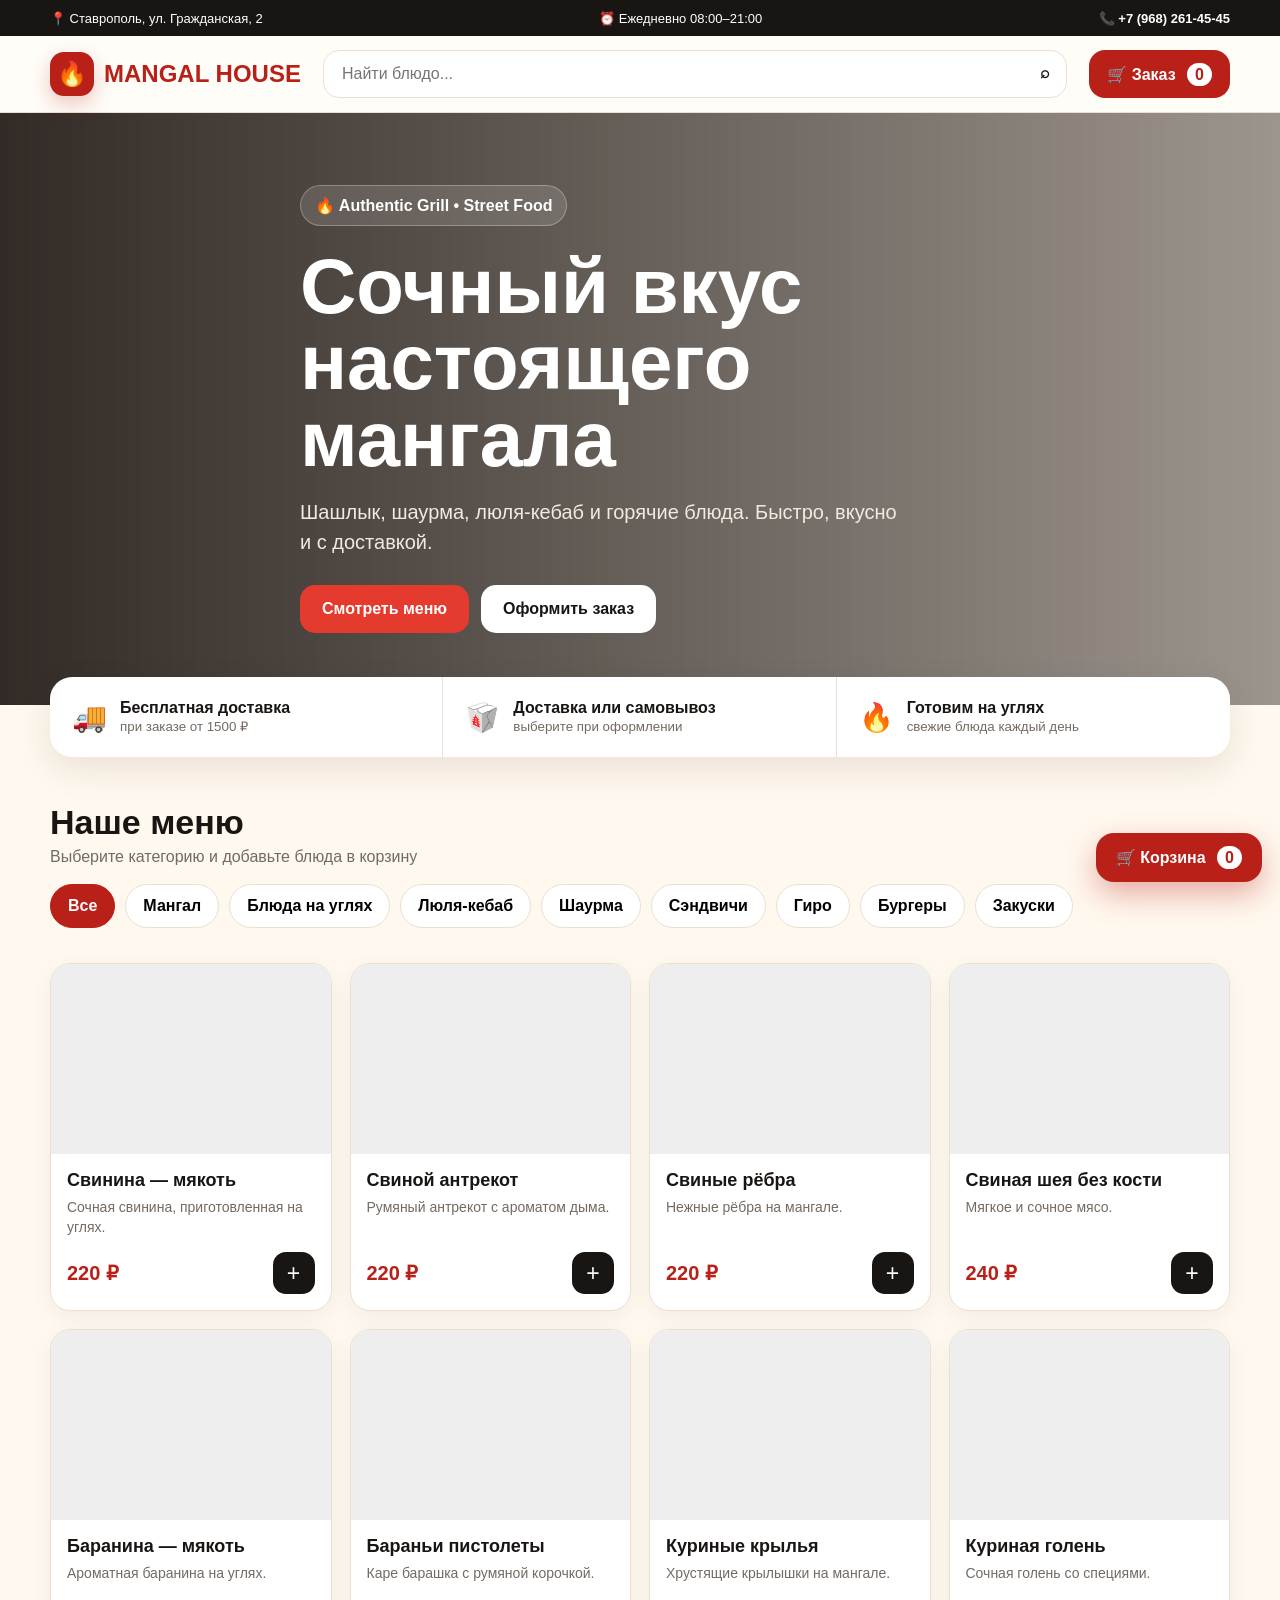
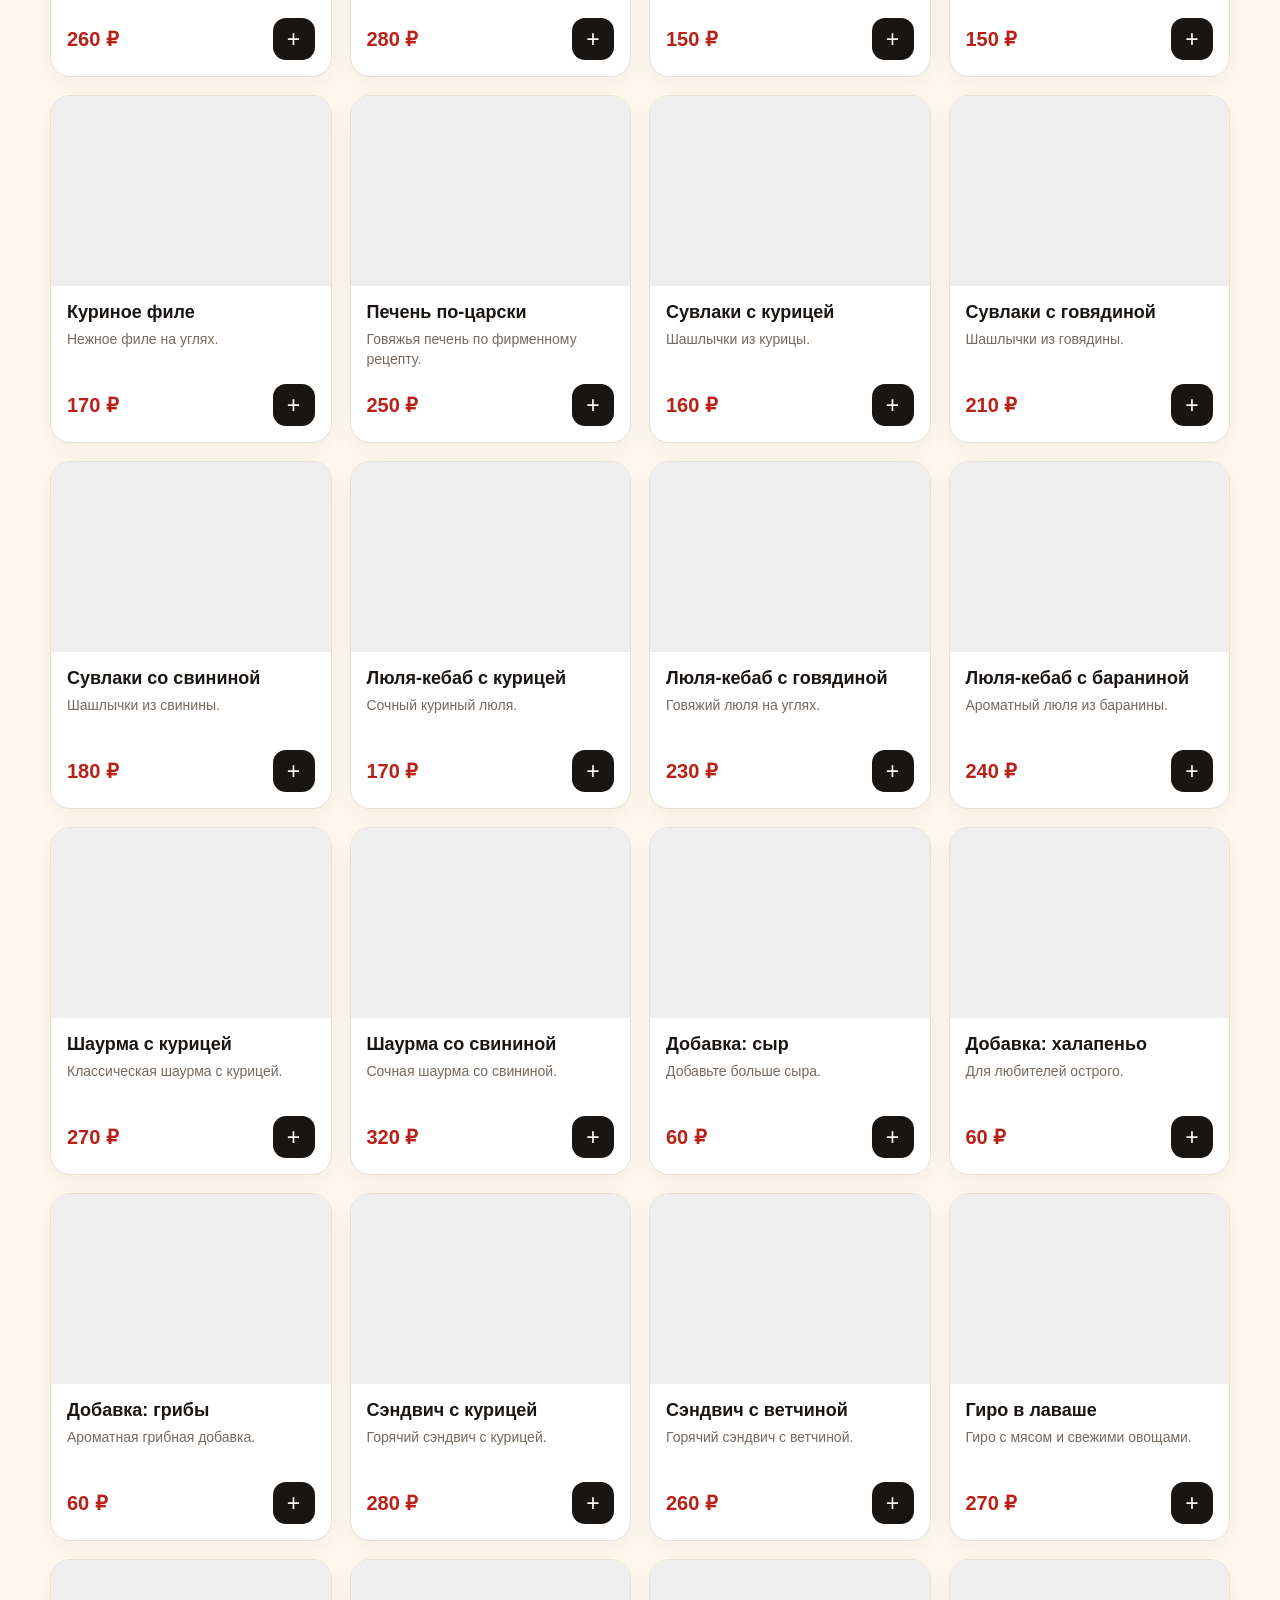
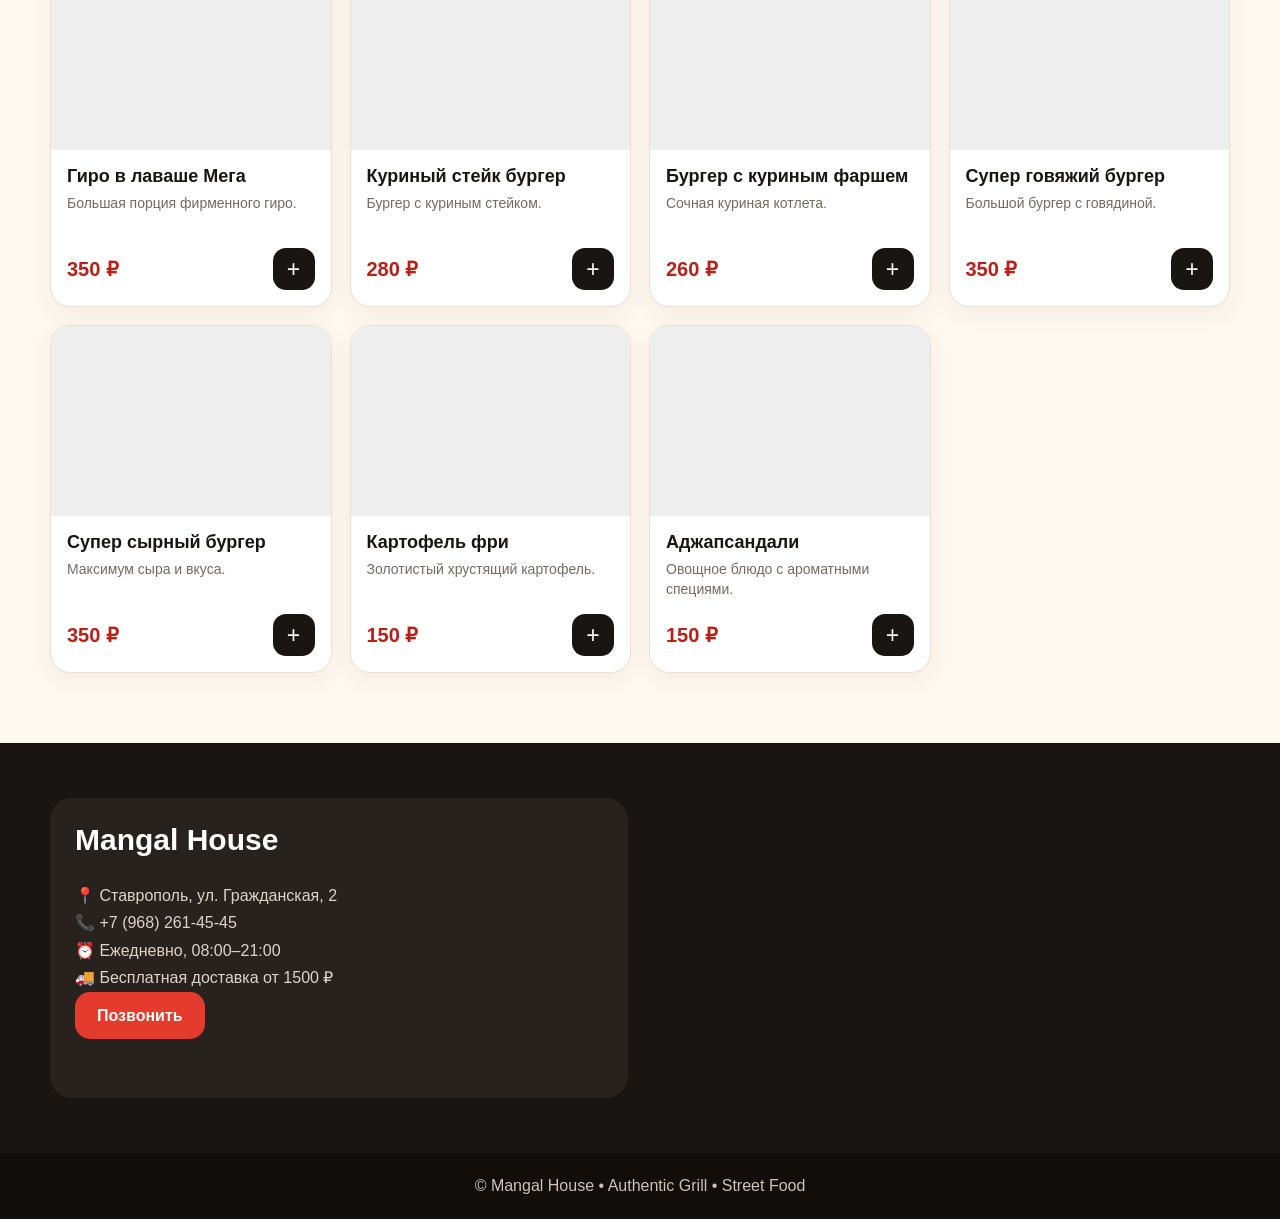
<file: index.html>
<!DOCTYPE html>
<html lang="ru">
<head>
<meta charset="UTF-8">
<meta name="viewport" content="width=device-width, initial-scale=1.0">
<meta name="theme-color" content="#b82018">
<title>Mangal House — Меню и доставка</title>
<style>
:root{--red:#b82018;--red2:#e43b2e;--cream:#fff8ee;--paper:#fffdf8;--ink:#191512;--muted:#746a62;--line:#eadfd2;--green:#2d6d46;--shadow:0 12px 35px rgba(45,28,17,.10)}
*{box-sizing:border-box}html{scroll-behavior:smooth}body{margin:0;font-family:Arial,Helvetica,sans-serif;background:var(--cream);color:var(--ink)}button,input,textarea{font:inherit}a{text-decoration:none;color:inherit}
.top{position:sticky;top:0;z-index:30;background:rgba(255,253,248,.96);backdrop-filter:blur(12px);border-bottom:1px solid var(--line)}
.topline{background:var(--ink);color:#fff;font-size:13px}.wrap{width:min(1180px,calc(100% - 28px));margin:auto}.topline .wrap{min-height:36px;display:flex;align-items:center;justify-content:space-between;gap:14px;flex-wrap:wrap}.topline a{font-weight:700}.nav{height:76px;display:flex;align-items:center;gap:22px}.brand{display:flex;align-items:center;gap:10px;font-size:24px;font-weight:900;white-space:nowrap}.brand-badge{width:44px;height:44px;border-radius:14px;background:var(--red);display:grid;place-items:center;color:#fff;box-shadow:0 8px 20px rgba(184,32,24,.25)}.brand span:last-child{color:var(--red)}
.search{flex:1;position:relative}.search input{width:100%;height:48px;border:1px solid var(--line);background:#fff;border-radius:16px;padding:0 48px 0 18px;outline:none}.search input:focus{border-color:var(--red)}.search b{position:absolute;right:17px;top:14px}.cartTop{border:0;background:var(--red);color:#fff;border-radius:16px;height:48px;padding:0 18px;font-weight:800;cursor:pointer;white-space:nowrap}.cartTop span{background:#fff;color:var(--red);border-radius:99px;padding:3px 8px;margin-left:7px}
.hero{background:linear-gradient(90deg,rgba(20,12,8,.87),rgba(20,12,8,.42)),url('https://images.unsplash.com/photo-1529692236671-f1f6cf9683ba?auto=format&fit=crop&w=1800&q=85') center/cover;min-height:430px;color:#fff;display:flex;align-items:center}.heroContent{padding:72px 0;max-width:680px}.tag{display:inline-flex;background:rgba(255,255,255,.13);border:1px solid rgba(255,255,255,.28);padding:10px 14px;border-radius:99px;font-weight:700}.hero h1{font-size:clamp(42px,7vw,78px);line-height:.98;margin:22px 0 18px}.hero p{font-size:20px;line-height:1.5;color:#f3e9df;max-width:600px}.heroBtns{display:flex;gap:12px;flex-wrap:wrap;margin-top:28px}.btn{border:0;border-radius:15px;padding:15px 22px;font-weight:900;cursor:pointer}.btn.red{background:var(--red2);color:#fff}.btn.light{background:#fff;color:var(--ink)}
.infoBar{margin-top:-28px;position:relative;z-index:3}.infoGrid{background:#fff;border-radius:22px;box-shadow:var(--shadow);display:grid;grid-template-columns:repeat(3,1fr);overflow:hidden}.info{padding:22px;display:flex;gap:13px;align-items:center;border-right:1px solid var(--line)}.info:last-child{border:0}.info i{font-style:normal;font-size:28px}.info b{display:block}.info small{color:var(--muted)}
.categories{padding:46px 0 18px}.sectionTitle{display:flex;justify-content:space-between;align-items:end;gap:16px;margin-bottom:18px}.sectionTitle h2{font-size:34px;margin:0}.sectionTitle p{color:var(--muted);margin:6px 0 0}.chips{display:flex;gap:10px;overflow:auto;padding-bottom:7px;scrollbar-width:none}.chip{border:1px solid var(--line);background:#fff;padding:12px 17px;border-radius:99px;white-space:nowrap;font-weight:800;cursor:pointer}.chip.active{background:var(--red);color:#fff;border-color:var(--red)}
.menu{padding:10px 0 70px}.grid{display:grid;grid-template-columns:repeat(4,1fr);gap:18px}.card{background:#fff;border:1px solid var(--line);border-radius:20px;overflow:hidden;box-shadow:0 7px 25px rgba(45,28,17,.05);display:flex;flex-direction:column}.photo{height:190px;background:#eee center/cover}.cardBody{padding:16px;display:flex;flex-direction:column;flex:1}.card h3{font-size:18px;margin:0 0 7px}.desc{font-size:14px;line-height:1.4;color:var(--muted);min-height:40px}.cardFoot{display:flex;align-items:center;justify-content:space-between;gap:10px;margin-top:auto;padding-top:14px}.price{font-size:20px;font-weight:900;color:var(--red)}.add{width:42px;height:42px;border:0;border-radius:13px;background:var(--ink);color:#fff;font-size:23px;cursor:pointer}.add:active{transform:scale(.94)}
.contacts{background:var(--ink);color:#fff;padding:55px 0}.contactGrid{display:grid;grid-template-columns:1fr 1fr;gap:25px}.contactBox{background:#28221e;border-radius:22px;padding:25px}.contactBox h2{font-size:30px;margin-top:0}.contactBox p{color:#dfd3c8;line-height:1.7}.map{width:100%;height:300px;border:0;border-radius:18px}
footer{background:#100d0b;color:#cfc2b7;padding:24px 0;text-align:center}
.floating{position:fixed;right:18px;bottom:18px;z-index:35;border:0;background:var(--red);color:#fff;border-radius:18px;padding:15px 20px;font-weight:900;box-shadow:0 12px 30px rgba(184,32,24,.35);cursor:pointer}.floating span{background:#fff;color:var(--red);padding:3px 8px;border-radius:99px;margin-left:7px}
.overlay{position:fixed;inset:0;background:rgba(0,0,0,.55);z-index:60;opacity:0;visibility:hidden;transition:.2s}.overlay.show{opacity:1;visibility:visible}.drawer{position:absolute;right:0;top:0;height:100%;width:min(480px,100%);background:var(--paper);padding:24px;overflow:auto;transform:translateX(100%);transition:.25s}.overlay.show .drawer{transform:none}.close{float:right;border:0;background:#eee5dc;width:42px;height:42px;border-radius:13px;font-size:25px;cursor:pointer}.drawer h2{font-size:30px;margin:5px 0 22px}.cartItem{display:grid;grid-template-columns:1fr auto;gap:8px;border-bottom:1px solid var(--line);padding:13px 0}.cartItem strong{font-size:15px}.qty{display:flex;align-items:center;gap:8px}.qty button{border:0;background:#eee5dc;width:28px;height:28px;border-radius:8px;font-weight:900;cursor:pointer}.remove{border:0;background:none;color:var(--red);cursor:pointer;font-size:13px;padding:0}.total{display:flex;justify-content:space-between;font-size:22px;font-weight:900;margin:20px 0 8px}.deliveryNote{background:#f3eadf;padding:12px;border-radius:12px;text-align:center;font-weight:700}.choices{display:flex;gap:10px;margin:16px 0}.choices label{flex:1;border:1px solid var(--line);padding:12px;border-radius:12px;background:#fff}.field{width:100%;border:1px solid var(--line);background:#fff;border-radius:13px;padding:13px;margin:6px 0;outline:none}.field:focus{border-color:var(--red)}.send{width:100%;margin-top:10px;background:var(--red);color:#fff;border:0;border-radius:14px;padding:15px;font-weight:900;cursor:pointer}.empty{text-align:center;color:var(--muted);padding:30px 0}.toast{position:fixed;left:50%;bottom:24px;z-index:100;transform:translate(-50%,30px);background:var(--green);color:#fff;padding:13px 18px;border-radius:13px;opacity:0;pointer-events:none;transition:.2s}.toast.show{opacity:1;transform:translate(-50%,0)}
@media(max-width:930px){.grid{grid-template-columns:repeat(3,1fr)}}
@media(max-width:720px){.topline .wrap{justify-content:center;padding:7px 0}.nav{height:auto;padding:12px 0;flex-wrap:wrap}.brand{font-size:21px}.search{order:3;flex-basis:100%}.cartTop{margin-left:auto}.hero{min-height:510px}.heroContent{padding:60px 0}.hero p{font-size:17px}.infoGrid{grid-template-columns:1fr}.info{border-right:0;border-bottom:1px solid var(--line)}.grid{grid-template-columns:repeat(2,1fr);gap:12px}.photo{height:150px}.contactGrid{grid-template-columns:1fr}.sectionTitle h2{font-size:28px}.floating{right:12px;bottom:12px}.cardBody{padding:13px}}
@media(max-width:390px){.grid{grid-template-columns:1fr}.photo{height:210px}.cartTop{padding:0 12px}.brand-badge{width:38px;height:38px}}
</style>
</head>
<body>
<header class="top">
  <div class="topline"><div class="wrap"><span>📍 Ставрополь, ул. Гражданская, 2</span><span>⏰ Ежедневно 08:00–21:00</span><a href="tel:+79682614545">📞 +7 (968) 261-45-45</a></div></div>
  <div class="wrap nav">
    <a class="brand" href="#"><span class="brand-badge">🔥</span><span>MANGAL <span>HOUSE</span></span></a>
    <div class="search"><input id="search" placeholder="Найти блюдо..." oninput="renderMenu()"><b>⌕</b></div>
    <button class="cartTop" onclick="openCart()">🛒 Заказ <span id="topCount">0</span></button>
  </div>
</header>
<section class="hero"><div class="wrap heroContent"><span class="tag">🔥 Authentic Grill • Street Food</span><h1>Сочный вкус настоящего мангала</h1><p>Шашлык, шаурма, люля-кебаб и горячие блюда. Быстро, вкусно и с доставкой.</p><div class="heroBtns"><a class="btn red" href="#menu">Смотреть меню</a><button class="btn light" onclick="openCart()">Оформить заказ</button></div></div></section>
<div class="infoBar"><div class="wrap infoGrid"><div class="info"><i>🚚</i><div><b>Бесплатная доставка</b><small>при заказе от 1500 ₽</small></div></div><div class="info"><i>🥡</i><div><b>Доставка или самовывоз</b><small>выберите при оформлении</small></div></div><div class="info"><i>🔥</i><div><b>Готовим на углях</b><small>свежие блюда каждый день</small></div></div></div></div>
<section class="categories" id="menu"><div class="wrap"><div class="sectionTitle"><div><h2>Наше меню</h2><p>Выберите категорию и добавьте блюда в корзину</p></div></div><div class="chips" id="chips"></div></div></section>
<section class="menu"><div class="wrap"><div class="grid" id="grid"></div></div></section>
<section class="contacts"><div class="wrap contactGrid"><div class="contactBox"><h2>Mangal House</h2><p>📍 Ставрополь, ул. Гражданская, 2<br>📞 <a href="tel:+79682614545">+7 (968) 261-45-45</a><br>⏰ Ежедневно, 08:00–21:00<br>🚚 Бесплатная доставка от 1500 ₽</p><a class="btn red" href="tel:+79682614545">Позвонить</a></div><iframe class="map" loading="lazy" src="https://www.google.com/maps?q=Ставрополь,+ул.+Гражданская,+2&output=embed"></iframe></div></section>
<footer>© Mangal House • Authentic Grill • Street Food</footer>
<button class="floating" onclick="openCart()">🛒 Корзина <span id="floatCount">0</span></button>
<div class="overlay" id="overlay" onclick="if(event.target===this)closeCart()"><aside class="drawer"><button class="close" onclick="closeCart()">×</button><h2>Ваш заказ</h2><div id="cartList"></div><div class="total"><span>Итого</span><span id="total">0 ₽</span></div><div class="deliveryNote" id="deliveryNote">До бесплатной доставки: 1500 ₽</div><div class="choices"><label><input type="radio" name="type" value="Доставка" checked onchange="toggleAddress()"> 🚚 Доставка</label><label><input type="radio" name="type" value="Самовывоз" onchange="toggleAddress()"> 🥡 Самовывоз</label></div><input class="field" id="name" placeholder="Ваше имя"><input class="field" id="phone" placeholder="Номер телефона"><input class="field" id="address" placeholder="Адрес доставки"><textarea class="field" id="comment" rows="3" placeholder="Комментарий к заказу"></textarea><button class="send" onclick="sendOrder()">Отправить заказ</button></aside></div>
<div class="toast" id="toast">Добавлено в корзину</div>
<script>
const ENDPOINT='https://script.google.com/macros/s/AKfycbxIv1I_r8ZXgeCXlMzQh1z8HAcJm2jyh66nPsEuAEgh52xxKasMC4tN1ajH7XmhR35Z_A/exec';
const FREE=1500;
const IMG={
 pork:'https://images.unsplash.com/photo-1544025162-d76694265947?auto=format&fit=crop&w=900&q=80',
 ribs:'https://images.unsplash.com/photo-1544025162-d76694265947?auto=format&fit=crop&w=900&q=80',
 lamb:'https://images.unsplash.com/photo-1529692236671-f1f6cf9683ba?auto=format&fit=crop&w=900&q=80',
 chicken:'https://images.unsplash.com/photo-1598103442097-8b74394b95c6?auto=format&fit=crop&w=900&q=80',
 lula:'https://images.unsplash.com/photo-1603360946369-dc9bb6258143?auto=format&fit=crop&w=900&q=80',
 shawarma:'https://images.unsplash.com/photo-1529006557810-274b9b2fc783?auto=format&fit=crop&w=900&q=80',
 burger:'https://images.unsplash.com/photo-1568901346375-23c9450c58cd?auto=format&fit=crop&w=900&q=80',
 fries:'https://images.unsplash.com/photo-1573080496219-bb080dd4f877?auto=format&fit=crop&w=900&q=80',
 sandwich:'https://images.unsplash.com/photo-1528735602780-2552fd46c7af?auto=format&fit=crop&w=900&q=80',
 veg:'https://images.unsplash.com/photo-1540420773420-3366772f4999?auto=format&fit=crop&w=900&q=80'
};
const DATA=[
['Мангал','Свинина — мякоть',220,IMG.pork,'Сочная свинина, приготовленная на углях.'],['Мангал','Свиной антрекот',220,IMG.pork,'Румяный антрекот с ароматом дыма.'],['Мангал','Свиные рёбра',220,IMG.ribs,'Нежные рёбра на мангале.'],['Мангал','Свиная шея без кости',240,IMG.pork,'Мягкое и сочное мясо.'],
['Мангал','Баранина — мякоть',260,IMG.lamb,'Ароматная баранина на углях.'],['Мангал','Бараньи пистолеты',280,IMG.lamb,'Каре барашка с румяной корочкой.'],
['Мангал','Куриные крылья',150,IMG.chicken,'Хрустящие крылышки на мангале.'],['Мангал','Куриная голень',150,IMG.chicken,'Сочная голень со специями.'],['Мангал','Куриное филе',170,IMG.chicken,'Нежное филе на углях.'],['Мангал','Печень по-царски',250,IMG.lamb,'Говяжья печень по фирменному рецепту.'],
['Блюда на углях','Сувлаки с курицей',160,IMG.chicken,'Шашлычки из курицы.'],['Блюда на углях','Сувлаки с говядиной',210,IMG.lamb,'Шашлычки из говядины.'],['Блюда на углях','Сувлаки со свининой',180,IMG.pork,'Шашлычки из свинины.'],
['Люля-кебаб','Люля-кебаб с курицей',170,IMG.lula,'Сочный куриный люля.'],['Люля-кебаб','Люля-кебаб с говядиной',230,IMG.lula,'Говяжий люля на углях.'],['Люля-кебаб','Люля-кебаб с бараниной',240,IMG.lula,'Ароматный люля из баранины.'],
['Шаурма','Шаурма с курицей',270,IMG.shawarma,'Классическая шаурма с курицей.'],['Шаурма','Шаурма со свининой',320,IMG.shawarma,'Сочная шаурма со свининой.'],['Шаурма','Добавка: сыр',60,IMG.shawarma,'Добавьте больше сыра.'],['Шаурма','Добавка: халапеньо',60,IMG.shawarma,'Для любителей острого.'],['Шаурма','Добавка: грибы',60,IMG.shawarma,'Ароматная грибная добавка.'],
['Сэндвичи','Сэндвич с курицей',280,IMG.sandwich,'Горячий сэндвич с курицей.'],['Сэндвичи','Сэндвич с ветчиной',260,IMG.sandwich,'Горячий сэндвич с ветчиной.'],
['Гиро','Гиро в лаваше',270,IMG.shawarma,'Гиро с мясом и свежими овощами.'],['Гиро','Гиро в лаваше Мега',350,IMG.shawarma,'Большая порция фирменного гиро.'],
['Бургеры','Куриный стейк бургер',280,IMG.burger,'Бургер с куриным стейком.'],['Бургеры','Бургер с куриным фаршем',260,IMG.burger,'Сочная куриная котлета.'],['Бургеры','Супер говяжий бургер',350,IMG.burger,'Большой бургер с говядиной.'],['Бургеры','Супер сырный бургер',350,IMG.burger,'Максимум сыра и вкуса.'],
['Закуски','Картофель фри',150,IMG.fries,'Золотистый хрустящий картофель.'],['Закуски','Аджапсандали',150,IMG.veg,'Овощное блюдо с ароматными специями.']
].map((x,i)=>({id:i,cat:x[0],name:x[1],price:x[2],image:x[3],desc:x[4]}));
let active='Все',cart=JSON.parse(localStorage.getItem('mh_cart')||'{}');
const rub=n=>n.toLocaleString('ru-RU')+' ₽';
function renderChips(){let cats=['Все',...new Set(DATA.map(x=>x.cat))];chips.innerHTML=cats.map(c=>`<button class="chip ${c===active?'active':''}" onclick="active='${c}';renderChips();renderMenu()">${c}</button>`).join('')}
function renderMenu(){let q=search.value.trim().toLowerCase();let list=DATA.filter(x=>(active==='Все'||x.cat===active)&&(!q||x.name.toLowerCase().includes(q)));grid.innerHTML=list.map(x=>`<article class="card"><div class="photo" style="background-image:url('${x.image}')"></div><div class="cardBody"><h3>${x.name}</h3><div class="desc">${x.desc}</div><div class="cardFoot"><span class="price">${rub(x.price)}</span><button class="add" onclick="add(${x.id})">+</button></div></div></article>`).join('')||'<p>Ничего не найдено</p>'}
function add(id){cart[id]=(cart[id]||0)+1;save();toast.classList.add('show');setTimeout(()=>toast.classList.remove('show'),1100)}
function change(id,d){cart[id]=(cart[id]||0)+d;if(cart[id]<=0)delete cart[id];save()}
function save(){localStorage.setItem('mh_cart',JSON.stringify(cart));renderCart()}
function renderCart(){let ids=Object.keys(cart);let count=ids.reduce((s,id)=>s+cart[id],0);topCount.textContent=floatCount.textContent=count;let sum=0;cartList.innerHTML=ids.map(id=>{let x=DATA[id],q=cart[id];sum+=x.price*q;return `<div class="cartItem"><div><strong>${x.name}</strong><div>${rub(x.price*q)}</div><button class="remove" onclick="delete cart[${id}];save()">Удалить</button></div><div class="qty"><button onclick="change(${id},-1)">−</button><b>${q}</b><button onclick="change(${id},1)">+</button></div></div>`}).join('')||'<div class="empty">Корзина пока пуста</div>';total.textContent=rub(sum);deliveryNote.textContent=sum>=FREE?'🎉 Доставка бесплатная':'До бесплатной доставки: '+rub(FREE-sum)}
function openCart(){overlay.classList.add('show');document.body.style.overflow='hidden'}function closeCart(){overlay.classList.remove('show');document.body.style.overflow=''}
function toggleAddress(){let type=document.querySelector('input[name="type"]:checked').value;address.style.display=type==='Самовывоз'?'none':'block'}
async function sendOrder(){let ids=Object.keys(cart);if(!ids.length)return alert('Добавьте блюда в корзину');let n=name.value.trim(),p=phone.value.trim(),type=document.querySelector('input[name="type"]:checked').value,a=address.value.trim();if(!n||!p)return alert('Укажите имя и телефон');if(type==='Доставка'&&!a)return alert('Укажите адрес доставки');let sum=ids.reduce((s,id)=>s+DATA[id].price*cart[id],0);let items=ids.map(id=>`${DATA[id].name} × ${cart[id]} = ${DATA[id].price*cart[id]} ₽`).join('\n');let text=`🔥 НОВЫЙ ЗАКАЗ — MANGAL HOUSE\n\n${items}\n\nИтого: ${sum} ₽\nТип: ${type}\nИмя: ${n}\nТелефон: ${p}\n${type==='Доставка'?'Адрес: '+a:'Самовывоз: Гражданская, 2'}\nКомментарий: ${comment.value.trim()||'—'}`;try{await fetch(ENDPOINT,{method:'POST',mode:'no-cors',headers:{'Content-Type':'text/plain;charset=utf-8'},body:JSON.stringify({text})});alert('✅ Заказ отправлен! Мы скоро свяжемся с вами.');cart={};save();closeCart();name.value=phone.value=address.value=comment.value=''}catch(e){alert('Не удалось отправить заказ. Позвоните: +7 (968) 261-45-45')}}
renderChips();renderMenu();renderCart();
</script>
</body>
</html>
</file>
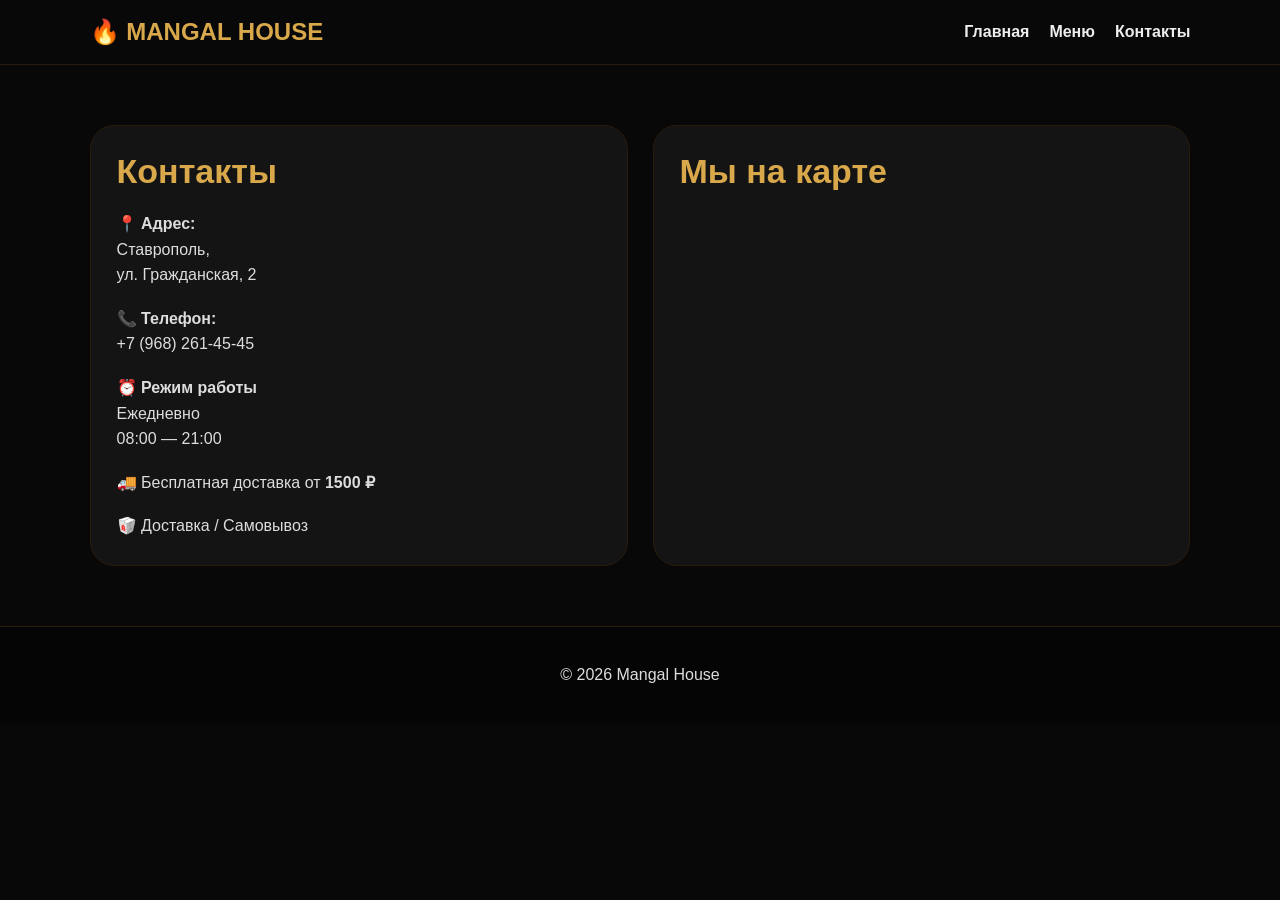
<file: contacts.html>
<!DOCTYPE html>
<html lang="ru">
<head>
<meta charset="UTF-8">
<meta name="viewport" content="width=device-width, initial-scale=1.0">
<title>Контакты | Mangal House</title>
<link rel="stylesheet" href="style.css">
</head>

<body>

<header class="top">
<a class="logo" href="index.html">🔥 MANGAL HOUSE</a>

<nav>
<a href="index.html">Главная</a>
<a href="menu.html">Меню</a>
<a href="contacts.html">Контакты</a>
</nav>
</header>

<section class="contacts">

<div class="contact-card">

<h2>Контакты</h2>

<p>📍 <b>Адрес:</b><br>
Ставрополь,<br>
ул. Гражданская, 2</p>

<br>

<p>📞 <b>Телефон:</b><br>
<a href="tel:+79682614545">
+7 (968) 261-45-45
</a>
</p>

<br>

<p>⏰ <b>Режим работы</b><br>
Ежедневно<br>
08:00 — 21:00
</p>

<br>

<p>🚚 Бесплатная доставка от <b>1500 ₽</b></p>

<br>

<p>🥡 Доставка / Самовывоз</p>

</div>

<div class="contact-card">

<h2>Мы на карте</h2>

<iframe
class="map"
loading="lazy"
allowfullscreen
src="https://www.google.com/maps?q=Ставрополь,+ул.+Гражданская,+2&output=embed">
</iframe>

</div>

</section>

<footer>

<p>
© 2026 Mangal House
</p>

</footer>

</body>
</html>
</file>
<file: style.css>
*{
  box-sizing:border-box;
  margin:0;
  padding:0;
}

body{
  font-family:Arial, sans-serif;
  background:#080808;
  color:#fff;
}

a{
  color:inherit;
  text-decoration:none;
}

.top{
  position:sticky;
  top:0;
  z-index:10;
  display:flex;
  justify-content:space-between;
  align-items:center;
  padding:18px 7%;
  background:rgba(8,8,8,.92);
  border-bottom:1px solid #2a1b0c;
}

.logo{
  font-size:24px;
  font-weight:900;
  color:#d8a84b;
}

nav{
  display:flex;
  gap:20px;
}

nav a{
  color:#eee;
  font-weight:700;
}

nav a:hover{
  color:#d8a84b;
}

.hero{
  min-height:80vh;
  display:flex;
  align-items:center;
  padding:70px 7%;
  background:
    linear-gradient(90deg,#080808 35%,rgba(8,8,8,.45)),
    url("https://images.unsplash.com/photo-1555939594-58d7cb561ad1?auto=format&fit=crop&w=1600&q=80")
    center/cover;
}

.hero-content{
  max-width:620px;
}

.badge{
  display:inline-block;
  padding:10px 16px;
  border:1px solid #d8a84b;
  border-radius:30px;
  color:#d8a84b;
  margin-bottom:18px;
}

h1{
  font-size:64px;
  color:#d8a84b;
  margin-bottom:15px;
}

h2{
  font-size:34px;
  color:#d8a84b;
  margin-bottom:20px;
}

p{
  line-height:1.6;
  color:#ddd;
}

.buttons{
  margin-top:28px;
  display:flex;
  gap:14px;
  flex-wrap:wrap;
}

.btn{
  display:inline-block;
  padding:14px 24px;
  border-radius:14px;
  background:#d8a84b;
  color:#080808;
  font-weight:900;
  border:none;
  cursor:pointer;
}

.btn.secondary{
  background:#1b1b1b;
  color:#fff;
  border:1px solid #d8a84b;
}

.info{
  display:grid;
  grid-template-columns:repeat(4,1fr);
  gap:18px;
  padding:45px 7%;
}

.card{
  background:#141414;
  border:1px solid #2a1b0c;
  border-radius:20px;
  padding:24px;
  font-size:20px;
  font-weight:800;
}

.promo{
  padding:70px 7%;
  text-align:center;
  background:#111;
}

footer{
  padding:35px 7%;
  text-align:center;
  background:#050505;
  border-top:1px solid #2a1b0c;
}

.menu-page{
  padding:45px 7%;
}

.menu-grid{
  display:grid;
  grid-template-columns:repeat(3,1fr);
  gap:22px;
}

.menu-card{
  background:#141414;
  border:1px solid #2a1b0c;
  border-radius:22px;
  overflow:hidden;
}

.menu-card img{
  width:100%;
  height:180px;
  object-fit:cover;
}

.menu-card-content{
  padding:18px;
}

.menu-card h3{
  color:#d8a84b;
  margin-bottom:10px;
}

.menu-item{
  display:flex;
  justify-content:space-between;
  gap:10px;
  padding:10px 0;
  border-bottom:1px solid #262626;
}

.menu-item button{
  background:#d8a84b;
  border:none;
  border-radius:10px;
  padding:7px 10px;
  font-weight:900;
  cursor:pointer;
}

.cart-btn{
  position:fixed;
  right:18px;
  bottom:18px;
  z-index:20;
  background:#d8a84b;
  color:#080808;
  border:none;
  border-radius:18px;
  padding:16px 22px;
  font-weight:900;
  box-shadow:0 10px 30px rgba(0,0,0,.45);
}

.modal{
  display:none;
  position:fixed;
  inset:0;
  background:rgba(0,0,0,.75);
  z-index:30;
  align-items:center;
  justify-content:center;
  padding:20px;
}

.modal.show{
  display:flex;
}

.modal-box{
  width:100%;
  max-width:540px;
  background:#121212;
  border:1px solid #d8a84b;
  border-radius:24px;
  padding:24px;
}

.input{
  width:100%;
  margin:8px 0;
  padding:14px;
  border-radius:12px;
  border:1px solid #333;
  background:#080808;
  color:#fff;
}

.choice{
  display:flex;
  gap:10px;
  margin:12px 0;
}

.choice label{
  flex:1;
  background:#1b1b1b;
  padding:12px;
  border-radius:12px;
  border:1px solid #333;
}

.cart-line{
  display:flex;
  justify-content:space-between;
  padding:8px 0;
  border-bottom:1px solid #2a2a2a;
}

.total{
  font-size:24px;
  color:#d8a84b;
  font-weight:900;
  margin:15px 0;
}

.contacts{
  padding:60px 7%;
  display:grid;
  grid-template-columns:1fr 1fr;
  gap:25px;
}

.contact-card{
  background:#141414;
  border:1px solid #2a1b0c;
  border-radius:24px;
  padding:26px;
}

.map{
  width:100%;
  height:320px;
  border:0;
  border-radius:20px;
}

@media(max-width:900px){
  .info,
  .menu-grid,
  .contacts{
    grid-template-columns:1fr;
  }

  .top{
    flex-direction:column;
    gap:12px;
  }

  h1{
</file>
